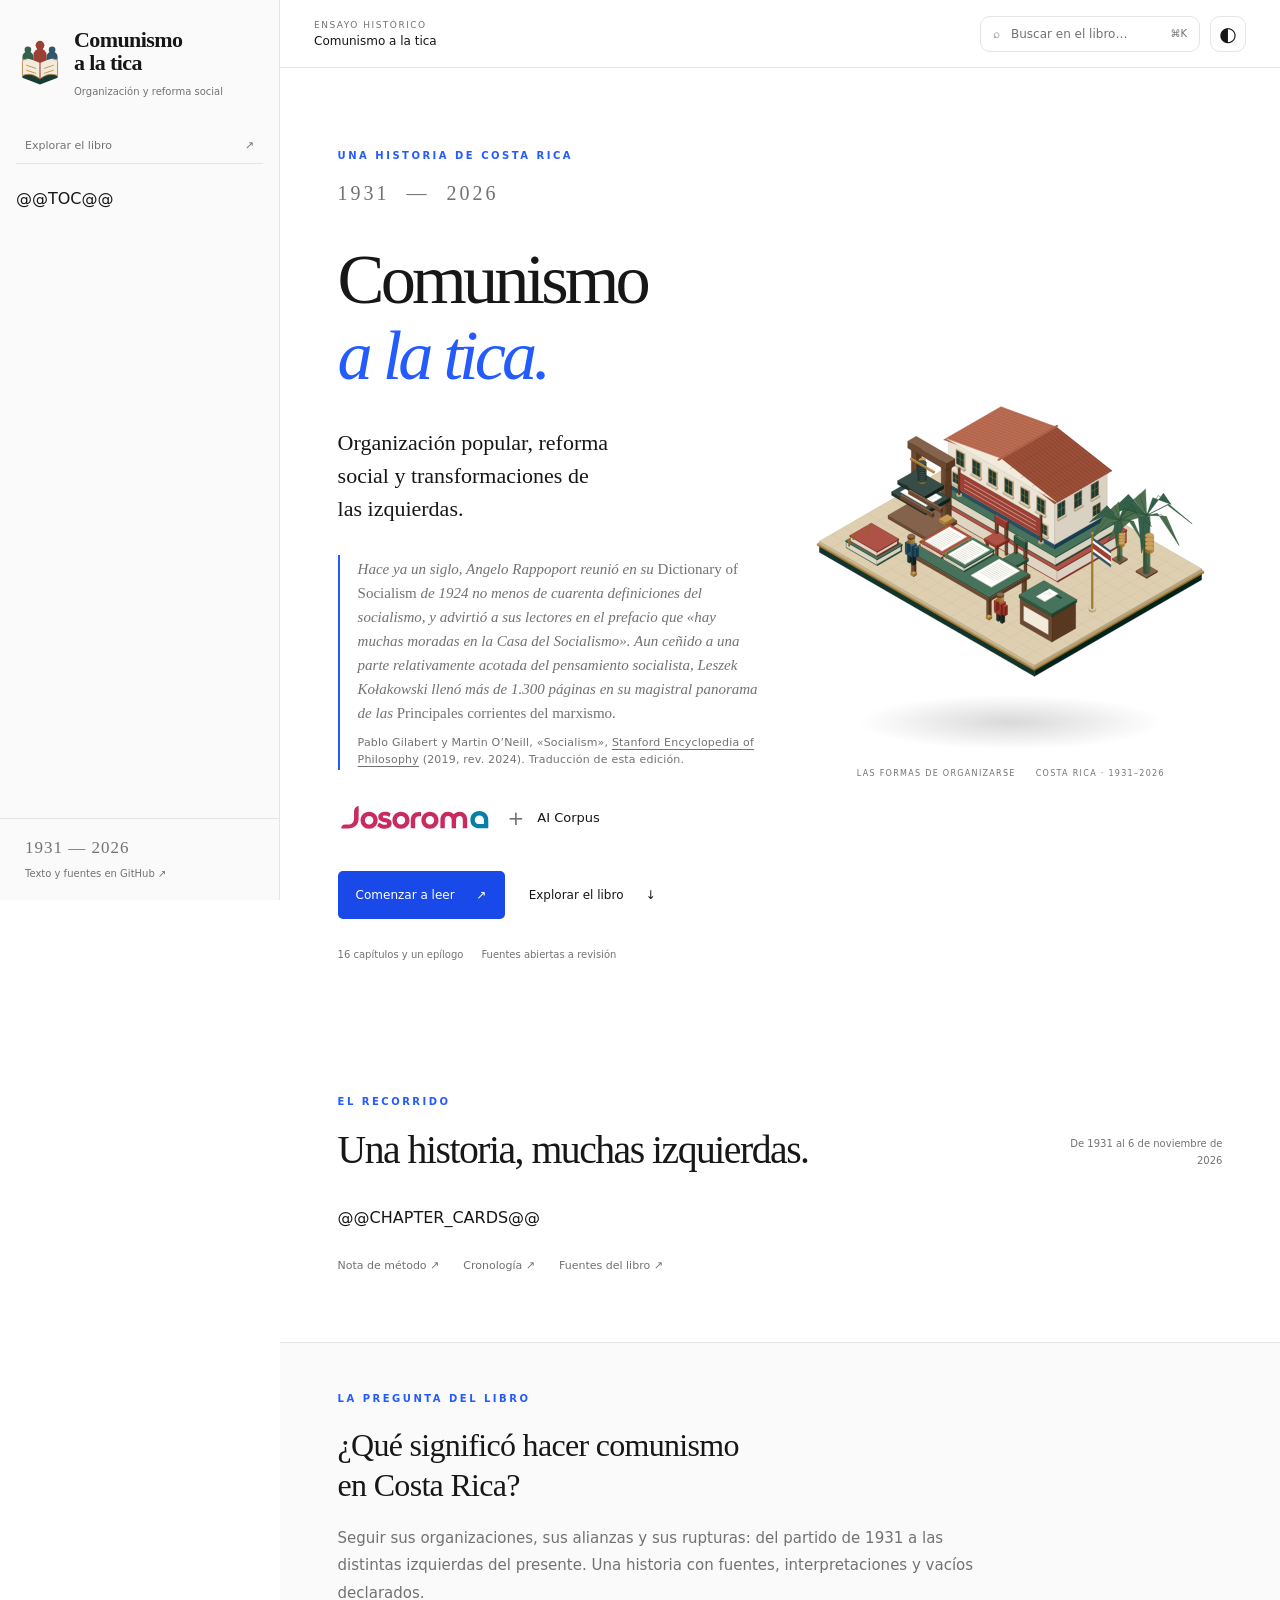
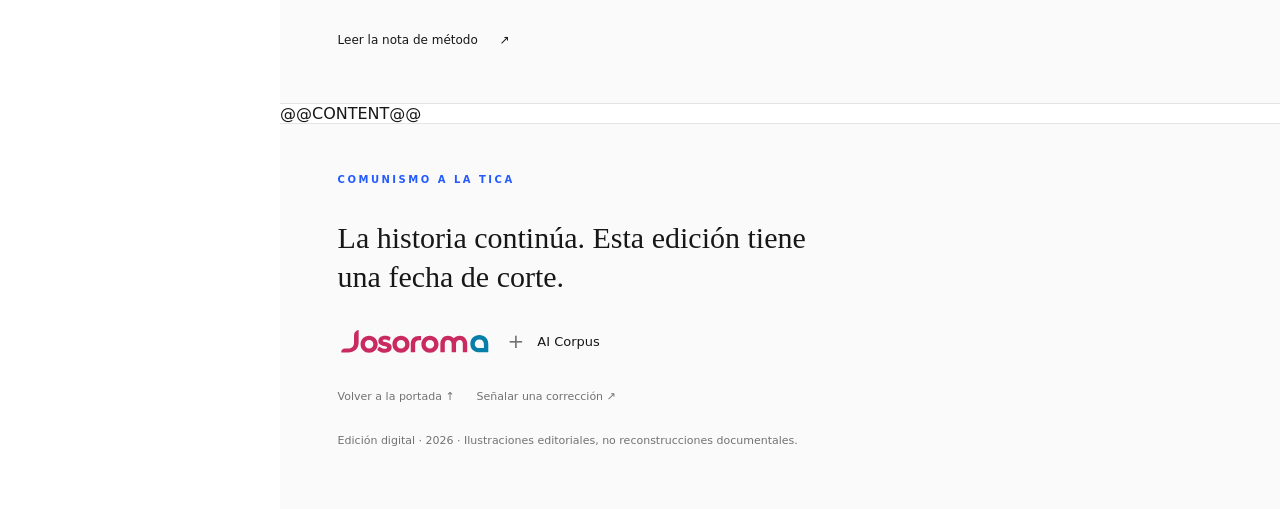
<file: docs/template.html>
<!doctype html>
<html lang="es">
<head>
<meta charset="utf-8">
<meta name="viewport" content="width=device-width, initial-scale=1">
<meta name="color-scheme" content="light dark">
<meta name="author" content="josoroma + AI Corpus">
<meta name="description" content="Una historia crítica del comunismo y las transformaciones de las izquierdas en Costa Rica, de 1931 al 6 de noviembre de 2026. Por josoroma + AI Corpus.">
<meta property="og:title" content="Comunismo a la tica">
<meta property="og:description" content="Organización popular, reforma social y transformaciones de las izquierdas. Costa Rica, 1931–2026.">
<meta property="og:type" content="book">
<meta property="og:url" content="https://josoroma.github.io/Comunismo-a-la-Tica/">
<link rel="canonical" href="https://josoroma.github.io/Comunismo-a-la-Tica/">
<link rel="icon" href="assets/img/emblema.svg" type="image/svg+xml">
<script>try{document.documentElement.dataset.theme=localStorage.getItem('cat-theme')||(matchMedia('(prefers-color-scheme: dark)').matches?'dark':'light')}catch{}</script>
<link rel="stylesheet" href="assets/reader.css">
<title>Comunismo a la tica · josoroma + AI Corpus</title>
<script src="assets/reader.js" defer></script>
</head>
<body>
<a class="skip" href="#libro">Saltar al libro</a>
<aside id="sidebar" aria-label="Índice del libro">
<a class="wordmark" href="#portada"><img src="assets/img/emblema.svg" width="48" height="56" alt=""><span><strong>Comunismo<br>a la tica</strong><small>Organización y reforma social</small></span></a>
<nav aria-label="Contenido"><a class="home-link" href="#recorrido">Explorar el libro <span aria-hidden="true">↗</span></a>@@TOC@@</nav>
<div class="sidebar-footer"><span>1931 — 2026</span><a href="https://github.com/josoroma/Comunismo-a-la-Tica">Texto y fuentes en GitHub ↗</a></div>
</aside>
<button id="menu-backdrop" tabindex="-1" aria-label="Cerrar índice"></button>
<div class="reading-shell">
<header class="toolbar">
<button id="menu" class="icon-button" aria-label="Abrir índice" aria-controls="sidebar" aria-expanded="false">☰</button>
<div class="toolbar-title"><span>ENSAYO HISTÓRICO</span><span id="current-chapter">Comunismo a la tica</span></div>
<div class="tools"><button id="search-open" aria-label="Buscar en el libro"><span aria-hidden="true">⌕</span><span class="search-label">Buscar en el libro…</span><kbd>⌘K</kbd></button><button id="theme" class="icon-button" aria-label="Cambiar a tema oscuro">◐</button></div>
<progress id="progress" max="100" value="0" aria-label="Progreso de lectura"></progress>
</header>
<main id="libro">
<section id="portada" class="cover" aria-labelledby="book-title">
<div class="cover-copy">
<p class="eyebrow">Una historia de Costa Rica</p>
<p class="cover-period">1931 <span>—</span> 2026</p>
<h1 id="book-title">Comunismo<em>a la tica.</em></h1>
<p class="subtitle">Organización popular, reforma social y transformaciones de las izquierdas.</p>
<figure class="cover-epigraph"><blockquote><p>Hace ya un siglo, Angelo Rappoport reunió en su <cite>Dictionary of Socialism</cite> de 1924 no menos de cuarenta definiciones del socialismo, y advirtió a sus lectores en el prefacio que «hay muchas moradas en la Casa del Socialismo». Aun ceñido a una parte relativamente acotada del pensamiento socialista, Leszek Kołakowski llenó más de 1.300 páginas en su magistral panorama de las <cite>Principales corrientes del marxismo</cite>.</p></blockquote><figcaption>Pablo Gilabert y Martin O’Neill, «Socialism», <a href="https://plato.stanford.edu/entries/socialism/"><cite>Stanford Encyclopedia of Philosophy</cite></a> (2019, rev. 2024). Traducción de esta edición.</figcaption></figure>
<p class="author-signature"><img src="assets/img/josoroma.svg" width="1000" height="200" alt="Josoroma"><span class="author-plus" aria-hidden="true">+</span><span>AI Corpus</span></p>
<div class="cover-actions"><a class="start" href="#c01">Comenzar a leer <span aria-hidden="true">↗</span></a><a class="explore" href="#recorrido">Explorar el libro <span aria-hidden="true">↓</span></a></div>
<p class="edition-note"><span>16 capítulos y un epílogo</span><span>Fuentes abiertas a revisión</span></p>
</div>
<figure class="cover-art"><img src="assets/img/portada.svg" width="1000" height="1000" fetchpriority="high" alt="Escena isométrica editorial con libros, imprenta y espacios de organización popular costarricense."><figcaption><span>Las formas de organizarse</span><span>Costa Rica · 1931–2026</span></figcaption></figure>
</section>
<section id="recorrido" class="journey" aria-labelledby="journey-title">
<div class="journey-heading"><div><p class="eyebrow">El recorrido</p><h2 id="journey-title">Una historia, muchas izquierdas.</h2></div><p>De 1931 al 6 de noviembre de 2026</p></div>
<div class="chapter-grid">@@CHAPTER_CARDS@@</div>
<div class="journey-links"><a href="#c00">Nota de método ↗</a><a href="#c90">Cronología ↗</a><a href="#c92">Fuentes del libro ↗</a></div>
</section>
<section class="home-note" aria-labelledby="home-note-title"><p class="eyebrow">La pregunta del libro</p><h2 id="home-note-title">¿Qué significó hacer comunismo en Costa Rica?</h2><p>Seguir sus organizaciones, sus alianzas y sus rupturas: del partido de 1931 a las distintas izquierdas del presente. Una historia con fuentes, interpretaciones y vacíos declarados.</p><a href="#c00">Leer la nota de método <span aria-hidden="true">↗</span></a></section>
@@CONTENT@@
<footer class="book-footer"><p class="eyebrow">Comunismo a la tica</p><p class="footer-statement">La historia continúa. Esta edición tiene una fecha de corte.</p><p class="author-signature"><img src="assets/img/josoroma.svg" width="1000" height="200" alt="Josoroma"><span class="author-plus" aria-hidden="true">+</span><span>AI Corpus</span></p><div class="footer-links"><a href="#portada">Volver a la portada ↑</a><a href="https://github.com/josoroma/Comunismo-a-la-Tica/issues">Señalar una corrección ↗</a></div><p>Edición digital · 2026 · Ilustraciones editoriales, no reconstrucciones documentales.</p></footer>
</main>
</div>
<dialog id="search-dialog" aria-labelledby="search-label"><form method="dialog"><button class="close text-button" aria-label="Cerrar búsqueda">Cerrar ✕</button></form><h2 id="search-label">Buscar en el libro</h2><label for="query">Palabra, nombre o frase</label><input id="query" type="search" autocomplete="off" placeholder="Por ejemplo: organización popular"><p id="search-status" role="status" aria-live="polite">Escriba al menos dos caracteres.</p><div id="results"></div></dialog>
</body>
</html>
</file>
<file: docs/assets/reader.css>
@charset "UTF-8";
/* Companion edition to Los arquitectos del Estado: neutral paper, blue ink. */
:root {
  --paper:#fff; --panel:#fafafa; --ink:#171717; --muted:#727272;
  --line:#e4e4e4; --accent:#245bff; --button:#1949e8; --card:#f5f5f5;
  --serif:'Iowan Old Style','Palatino Linotype','Book Antiqua',Georgia,serif;
  --sans:ui-sans-serif,system-ui,-apple-system,BlinkMacSystemFont,'Segoe UI',sans-serif;
  --sidebar-width:280px; color-scheme:light; font-family:var(--sans);
  background:var(--paper); color:var(--ink);
}
:root[data-theme=dark] {
  --paper:#0b0b0b; --panel:#161616; --ink:#f4f4f4; --muted:#a0a0a0;
  --line:#2a2a2a; --accent:#3980ff; --button:#2447c6; --card:#1c1c1c;
  color-scheme:dark;
}
*{box-sizing:border-box}
html{scroll-padding-top:95px}
body{margin:0;-webkit-font-smoothing:antialiased}
a{color:inherit;text-decoration-thickness:1px;text-underline-offset:3px}
a:hover{color:var(--accent)}
button,input{font:inherit}
button{cursor:pointer}
button:focus-visible,a:focus-visible,input:focus-visible,summary:focus-visible{outline:2px solid var(--accent);outline-offset:5px}
::selection{background:#b9ceff;color:#101d3a}
.skip{position:fixed;z-index:20;left:12px;top:-100px;background:var(--paper);padding:12px}
.skip:focus{top:12px}
#sidebar{position:fixed;inset:0 auto 0 0;width:var(--sidebar-width);display:flex;flex-direction:column;background:var(--panel);border-right:1px solid var(--line);z-index:5}
.wordmark{display:flex;align-items:center;gap:12px;text-decoration:none;padding:28px 22px 29px 18px;flex-shrink:0}
.wordmark img{display:block;width:44px;height:54px;object-fit:contain;flex-shrink:0}
.wordmark strong{display:block;font:600 22px/1.05 var(--serif);letter-spacing:-.6px}
.wordmark small{display:block;font-size:10px;line-height:1.5;color:var(--muted);margin-top:10px}
#sidebar nav{overflow-y:auto;overscroll-behavior:contain;flex:1;min-height:0;padding:0 16px 22px;scrollbar-width:thin}
.home-link{display:flex;justify-content:space-between;font-size:11px;text-decoration:none;padding:11px 9px;border-bottom:1px solid var(--line);margin-bottom:25px;color:var(--muted)}
.toc-group{font-size:9px;text-transform:uppercase;letter-spacing:1.5px;color:var(--muted);margin:27px 9px 12px;line-height:1.7}
.toc-chapter{margin:4px 0;font-size:12px}
.toc-chapter summary{position:relative;list-style:none;padding-right:14px}
.toc-chapter summary::-webkit-details-marker{display:none}
.toc-chapter summary:after{content:'+';position:absolute;right:1px;top:11px;color:var(--muted);cursor:pointer;font-size:11px}
.toc-chapter[open] summary:after{content:'−'}
.toc-chapter summary a{display:flex;gap:10px;padding:10px 7px;text-decoration:none;line-height:1.5;border-radius:5px}
.toc-chapter summary a span{font:14px/1.4 var(--serif);color:var(--muted);min-width:25px;text-align:center;padding-top:1px}
.toc-chapter summary a[aria-current]{background:var(--card);color:var(--accent)}
.toc-chapter summary a[aria-current] span{color:var(--accent)}
.toc-chapter ul{margin:1px 0 12px 32px;padding:0;list-style:none;border-left:1px solid var(--line)}
.toc-chapter li a{display:block;padding:6px 11px;font-size:11px;text-decoration:none;line-height:1.5;color:var(--muted)}
.toc-chapter li a:hover{color:var(--accent)}
.sidebar-footer{border-top:1px solid var(--line);padding:19px 25px;display:flex;flex-direction:column;gap:8px;font-size:10px;line-height:1.5;color:var(--muted)}
.sidebar-footer>span{font:17px var(--serif);letter-spacing:1px}
.sidebar-footer a{text-decoration:none}
.reading-shell{margin-left:var(--sidebar-width)}
.toolbar{height:68px;position:sticky;top:0;z-index:4;background:var(--paper);border-bottom:1px solid var(--line);display:flex;align-items:center;padding:0 34px;gap:18px}
.toolbar-title{min-width:0;flex:1;display:flex;flex-direction:column;gap:4px}
.toolbar-title>span:first-child{font-size:9px;letter-spacing:1.5px;color:var(--muted)}
.toolbar #current-chapter{font-size:12px;white-space:nowrap;overflow:hidden;text-overflow:ellipsis}
.tools{display:flex;gap:10px;align-items:center}
.text-button{padding:8px 0;color:var(--ink);border:0;background:transparent;font-size:12px}
.text-button:hover{color:var(--accent)}
.icon-button{display:grid;place-items:center;width:36px;height:36px;padding:0;color:var(--ink);background:transparent;border:1px solid var(--line);border-radius:10px;font-size:20px;flex-shrink:0}
.icon-button:hover{background:var(--card)}
#search-open{display:flex;align-items:center;gap:11px;width:220px;height:36px;padding:0 12px;border:1px solid var(--line);border-radius:10px;background:transparent;color:var(--muted);font-size:12px;text-align:left}
#search-open:hover{border-color:var(--muted)}
kbd{font:10px var(--sans);margin-left:auto;white-space:nowrap}
#menu,#menu-backdrop{display:none}
progress{appearance:none;position:absolute;left:0;bottom:-1px;height:2px;width:100%;border:none;background:transparent}
progress::-webkit-progress-bar{background:transparent}
progress::-webkit-progress-value{background:var(--accent)}
progress::-moz-progress-bar{background:var(--accent)}
main{max-width:1600px;margin:auto}
.cover{padding:80px clamp(32px,4.5vw,80px) 65px;min-height:calc(100svh - 68px);display:grid;grid-template-columns:minmax(0,1fr) minmax(0,1fr);gap:clamp(20px,3vw,55px);align-items:center}
.cover-copy{min-width:0}
.eyebrow{font:600 10px/1.6 var(--sans);letter-spacing:2.5px;text-transform:uppercase;color:var(--accent);margin:0 0 18px}
.cover-period{font:20px var(--serif);color:var(--muted);letter-spacing:3px;margin:18px 0 38px}
.cover-period span{padding:0 .45em}
h1{font:500 clamp(56px,5.5vw,94px)/1.04 var(--serif);letter-spacing:-.055em;margin:0 0 34px}
h1 em{display:block;color:var(--accent);font-weight:500;margin-top:.04em}
.subtitle{font:22px/1.5 var(--serif);max-width:29ch;margin:0;text-wrap:pretty}
.cover-epigraph{margin:30px 0 0;max-width:48ch;border-left:2px solid var(--accent);padding:2px 0 2px 18px}.cover-epigraph blockquote{margin:0}.cover-epigraph p{font:italic 15px/1.6 var(--serif);color:var(--muted);margin:0;text-wrap:pretty}.cover-epigraph cite{font-style:normal}.cover-epigraph figcaption{font:11px/1.5 var(--sans);color:var(--muted);margin-top:10px;letter-spacing:.2px}.cover-epigraph figcaption a{color:inherit}
.author-signature{display:flex;align-items:center;gap:13px;font:13px/1.5 var(--sans);margin:32px 0 0;flex-wrap:wrap}
.author-signature img{display:block;width:154px;height:auto}
.author-plus{font-size:20px;color:var(--muted);margin-left:3px}
.cover-actions{display:flex;flex-wrap:wrap;align-items:center;gap:24px;margin-top:38px}
.start,.explore{display:inline-flex;align-items:center;gap:22px;text-decoration:none;font-size:12px;font-weight:500;line-height:1.5}
.start{padding:15px 18px;border-radius:5px;background:var(--button);color:#fff}
.start:hover{background:#113dcc;color:#fff}
.explore{padding:15px 0}
.edition-note{display:flex;flex-wrap:wrap;gap:5px 18px;font-size:10px;line-height:1.8;color:var(--muted);margin:27px 0 0}
.cover-art{margin:0;min-width:0;width:100%;max-width:650px;justify-self:center}
.cover-art img{display:block;width:100%;height:auto}
.cover-art figcaption{display:flex;flex-wrap:wrap;justify-content:center;gap:5px 20px;font-size:8px;letter-spacing:1.3px;text-transform:uppercase;color:var(--muted);text-align:center;margin-top:14px;line-height:1.8}
.journey{padding:65px clamp(28px,4.5vw,80px) 70px;scroll-margin-top:25px}
.journey-heading{display:flex;align-items:end;justify-content:space-between;gap:30px;margin-bottom:34px}
.journey-heading h2{font:400 clamp(32px,3.1vw,48px)/1.15 var(--serif);letter-spacing:-1.5px;margin:14px 0 0;text-wrap:pretty}
.journey-heading>p{font-size:10px;color:var(--muted);text-align:right;max-width:170px;line-height:1.7;margin-bottom:5px}
.chapter-grid{display:grid;grid-template-columns:repeat(2,minmax(0,1fr));column-gap:35px}
.chapter-card{display:flex;align-items:center;gap:18px;min-width:0;min-height:146px;padding:23px 0;border-bottom:1px solid var(--line);text-decoration:none}
.chapter-card img{width:120px;height:94px;object-fit:contain;flex:0 0 120px;transition:transform .18s ease}
.chapter-card-copy{min-width:0}
.chapter-label{display:block;font-size:9px;color:var(--accent);letter-spacing:1.2px;text-transform:uppercase;line-height:1.5}
.chapter-card-title{display:block;font:400 23px/1.2 var(--serif);letter-spacing:-.6px;color:var(--ink);margin-top:10px;text-wrap:pretty}
.chapter-arrow{align-self:start;font-size:18px;color:var(--muted);margin:7px 0 0 auto}
.chapter-card:hover .chapter-card-title,.chapter-card:hover .chapter-arrow{color:var(--accent)}
.chapter-card:hover img{transform:translateY(-3px)}
.epilogue-card{grid-column:1/-1;max-width:calc(50% - 17.5px);width:100%}
.journey-links{display:flex;flex-wrap:wrap;gap:24px;margin-top:32px;font-size:11px;color:var(--muted)}
.journey-links a{text-decoration:none}
.home-note{padding:48px clamp(28px,4.5vw,80px) 55px;background:var(--panel);border-block:1px solid var(--line)}
.home-note h2{font:400 32px/1.25 var(--serif);letter-spacing:-.7px;max-width:27ch;margin:14px 0 20px}
.home-note>p:not(.eyebrow){max-width:68ch;font:15px/1.85 var(--sans);color:var(--muted)}
.home-note>a{display:inline-flex;gap:22px;font-size:12px;text-decoration:none;margin-top:10px}
.chapter-header{padding:48px 0 16px;margin:0 0 24px}
.chapter-header h2{font:500 48px/1.12 var(--serif);letter-spacing:-1.7px;margin:0;max-width:740px;text-wrap:pretty}
.reading-time{font:10px var(--sans);color:var(--muted);margin:22px 0 0}
article{max-width:820px;margin:60px auto 120px;padding:0 45px;font:19px/1.8 var(--serif);overflow-wrap:anywhere}
.chapter-art{margin:0 auto 45px;max-width:620px}
.chapter-art img{display:block;width:100%;height:auto;max-height:385px;object-fit:contain}
.chapter-art figcaption{display:flex;flex-wrap:wrap;justify-content:center;gap:5px 16px;text-align:center;font:10px/1.7 var(--sans);color:var(--muted);margin-top:6px}
.chapter-art figcaption strong{font-weight:500;color:var(--accent)}
.chapter-art figcaption span{max-width:58ch}
article p{margin:0 0 1.2em}
article h3{font:500 30px/1.3 var(--serif);margin:52px 0 24px;color:var(--accent);letter-spacing:-.6px;text-wrap:pretty}
article h4{font:600 18px/1.5 var(--sans);margin:30px 0 14px}
article ul,article ol{padding-left:24px}
article li{margin-bottom:10px}
article blockquote{border-left:2px solid var(--accent);margin:24px 0;padding:0 22px;color:var(--muted)}
article code{font:11px/1.6 ui-monospace,monospace;white-space:normal;overflow-wrap:anywhere;color:var(--muted)}
article pre{white-space:pre-wrap;background:var(--panel);padding:15px}
article a{color:var(--accent)}
article sup{font:10px var(--sans);line-height:0;margin-left:2px}
article sup a{text-decoration:none;padding:3px}
.note-ref:target{background:var(--accent);color:var(--paper)}
.notes{font:12px/1.8 var(--sans);color:var(--muted);padding-left:24px}
.notes li{padding:12px 6px;margin-bottom:12px;border-bottom:1px solid var(--line);scroll-margin-top:95px}
.notes li:target{background:var(--panel);box-shadow:-3px 0 var(--accent)}
.notes li p{margin-bottom:6px}
.notes code{font-size:10px}
.note-back{font-size:13px;margin-right:10px;text-decoration:none}
.apparatus{margin-top:60px}
.apparatus h3{font-size:24px}
.table-wrap{overflow-x:auto;max-width:100%;margin:30px 0;border-block:1px solid var(--line)}
table{border-collapse:collapse;width:100%;font:12px/1.6 var(--sans);text-align:left}
th{font-size:10px;text-transform:uppercase;letter-spacing:.5px;color:var(--muted);background:var(--panel)}
td,th{vertical-align:top;padding:12px;border-bottom:1px solid var(--line);min-width:100px}
tr:last-child td{border-bottom:0}
article[id^=c9]{max-width:1020px;font-size:17px}
.back-to-contents{display:block;border-top:1px solid var(--line);margin-top:45px;padding-top:20px;font:11px var(--sans);text-decoration:none;color:var(--muted)}
.book-footer{padding:48px clamp(28px,4.5vw,80px);border-top:1px solid var(--line);background:var(--panel);font:11px/1.8 var(--sans);color:var(--muted)}
.footer-statement{font:30px/1.3 var(--serif);color:var(--ink);max-width:500px}
.book-footer .author-signature{color:var(--ink);margin:30px 0}
.footer-links{display:flex;flex-wrap:wrap;gap:22px;margin-bottom:24px}
.footer-links a{text-decoration:none}
dialog{width:min(760px,calc(100% - 24px));max-height:85vh;border:1px solid var(--line);border-radius:12px;padding:32px;background:var(--paper);color:var(--ink);box-shadow:0 30px 100px #0005}
dialog::backdrop{background:#0009;backdrop-filter:blur(3px)}
dialog h2{font:normal 32px var(--serif);margin:12px 0 24px}
.close{float:right}
dialog label{display:block;font-size:11px;margin-bottom:10px}
dialog input{width:100%;padding:13px;background:var(--card);border:1px solid var(--line);color:var(--ink);border-radius:6px;font-size:16px}
#search-status{font-size:11px;color:var(--muted);line-height:1.5}
#results a{display:block;padding:18px 0;border-top:1px solid var(--line);text-decoration:none}
#results strong{font:normal 21px var(--serif);display:block;margin:6px 0}
#results small{font-size:10px;color:var(--accent)}
#results p{font-size:12px;line-height:1.6;color:var(--muted);margin:8px 0 0}
.search-hit{background:var(--panel)}
@media(min-width:1700px){:root{--sidebar-width:300px}.wordmark strong{font-size:24px}.toc-chapter{font-size:13px}.cover{gap:60px}.chapter-card img{width:150px;flex-basis:150px;height:110px}.chapter-card{min-height:165px}.chapter-card-title{font-size:27px}}
@media(min-width:901px) and (max-width:1200px){:root{--sidebar-width:250px}.wordmark{padding-left:14px;gap:8px}.wordmark strong{font-size:20px}.wordmark small{font-size:9px}.toolbar{padding:0 24px}.cover{padding:60px 32px;gap:20px;min-height:720px}h1{font-size:55px}.subtitle{font-size:19px}.author-signature{gap:9px;font-size:12px}.author-signature img{width:130px}.cover-actions{gap:10px}.start,.explore{font-size:11px;gap:12px}.journey{padding-inline:32px}.chapter-grid{gap:0 25px}.chapter-card{gap:10px}.chapter-card img{width:85px;height:80px;flex-basis:85px}.chapter-card-title{font-size:20px}.chapter-arrow{font-size:14px}.journey-heading h2{font-size:32px}}
@media(max-width:900px){
  #sidebar{transform:translateX(-100%);visibility:hidden;transition:transform .2s,visibility .2s;width:min(310px,88vw);top:64px;box-shadow:20px 0 60px #0003}
  body.menu-open #sidebar{transform:translateX(0);visibility:visible}
  #menu-backdrop{display:block;position:fixed;inset:64px 0 0;z-index:4;border:0;background:#0006;visibility:hidden;opacity:0;transition:opacity .2s,visibility .2s}
  body.menu-open #menu-backdrop{visibility:visible;opacity:1}
  .reading-shell{margin-left:0}.toolbar{height:64px;padding:0 22px;gap:15px;z-index:6}#menu{display:grid}
  .cover{padding:60px 38px;min-height:690px;gap:20px}h1{font-size:clamp(52px,7.7vw,72px)}.subtitle{font-size:20px}.cover-art figcaption{font-size:7px;letter-spacing:1px}
  .journey{padding:55px 38px}.chapter-grid{column-gap:28px}.chapter-card{gap:12px}.chapter-card img{width:100px;flex-basis:100px}.chapter-card-title{font-size:22px}
}
@media(max-width:620px){
  html{scroll-padding-top:85px}.toolbar{padding:0 16px;gap:12px}.toolbar-title>span:first-child{font-size:8px;letter-spacing:1px}.toolbar #current-chapter{font-size:11px}
  .tools{gap:8px}#search-open{width:36px;padding:0;justify-content:center;font-size:22px}#search-open .search-label,#search-open kbd{display:none}
  .cover{grid-template-columns:1fr;min-height:0;padding:49px 25px 42px;gap:35px}.cover .eyebrow{font-size:9px;letter-spacing:2px}.cover-period{font-size:17px;margin:17px 0 28px}
  h1{font-size:clamp(53px,15vw,82px);margin-bottom:26px}.subtitle{font-size:21px;max-width:28ch}.author-signature{margin-top:25px;font-size:12px;gap:12px}.cover-epigraph{margin-top:24px}.cover-epigraph p{font-size:14px}.author-signature img{width:145px}
  .cover-actions{gap:23px;margin-top:28px}.start,.explore{font-size:11px;gap:17px}.start{padding:14px 16px}.edition-note{margin-top:23px;font-size:9px;gap:5px 14px}
  .cover-art{max-width:420px}.cover-art figcaption{font-size:8px;margin-top:0;gap:4px 14px}
  .journey{padding:40px 25px 48px}.journey-heading{display:block;margin-bottom:23px}.journey-heading .eyebrow{font-size:9px;letter-spacing:2px}.journey-heading h2{font-size:35px;letter-spacing:-1px;max-width:none}.journey-heading>p{text-align:left;max-width:none;margin-top:17px;font-size:10px}
  .chapter-grid{grid-template-columns:1fr}.chapter-card{gap:17px;padding:19px 0;min-height:128px}.chapter-card img{width:109px;flex-basis:109px;height:86px}.chapter-card-title{font-size:23px}.chapter-label{font-size:8px}.chapter-arrow{font-size:16px}.epilogue-card{max-width:none}.journey-links{font-size:10px;gap:16px}
  .home-note{padding:35px 25px 40px}.home-note h2{font-size:29px}.home-note>p:not(.eyebrow){font-size:13px}
  .chapter-header{padding-top:30px}.chapter-header h2{font-size:38px;letter-spacing:-1px}article{padding:0 25px;margin:35px auto 80px;font-size:18px;line-height:1.8}article h3{font-size:27px;margin-top:38px}.chapter-art{margin-bottom:35px}.chapter-art figcaption{font-size:9px}.notes{font-size:12px}article[id^=c9]{font-size:16px}dialog{padding:22px}.book-footer{padding:35px 25px}.footer-statement{font-size:27px}
}
@media(prefers-reduced-motion:reduce){*{scroll-behavior:auto!important;transition:none!important}}
@media print{#sidebar,.toolbar,.skip,dialog,.cover-actions,#menu-backdrop,.journey,.home-note,.back-to-contents{display:none!important}.reading-shell{margin:0}:root,:root[data-theme=dark]{--paper:#fff;--ink:#000;--muted:#333;--accent:#163c91;--line:#ccc;--panel:#fff}article{max-width:none;margin:0;padding:0;font-size:11pt;line-height:1.5;break-before:page}.cover{min-height:85vh}.chapter-header h2{font-size:30pt}.chapter-art{max-width:320px}.notes{font-size:8pt}a{text-decoration:none}.table-wrap{overflow:visible}h2,h3,h4{break-after:avoid}img{max-width:100%}.book-footer{break-before:page}}
</file>
